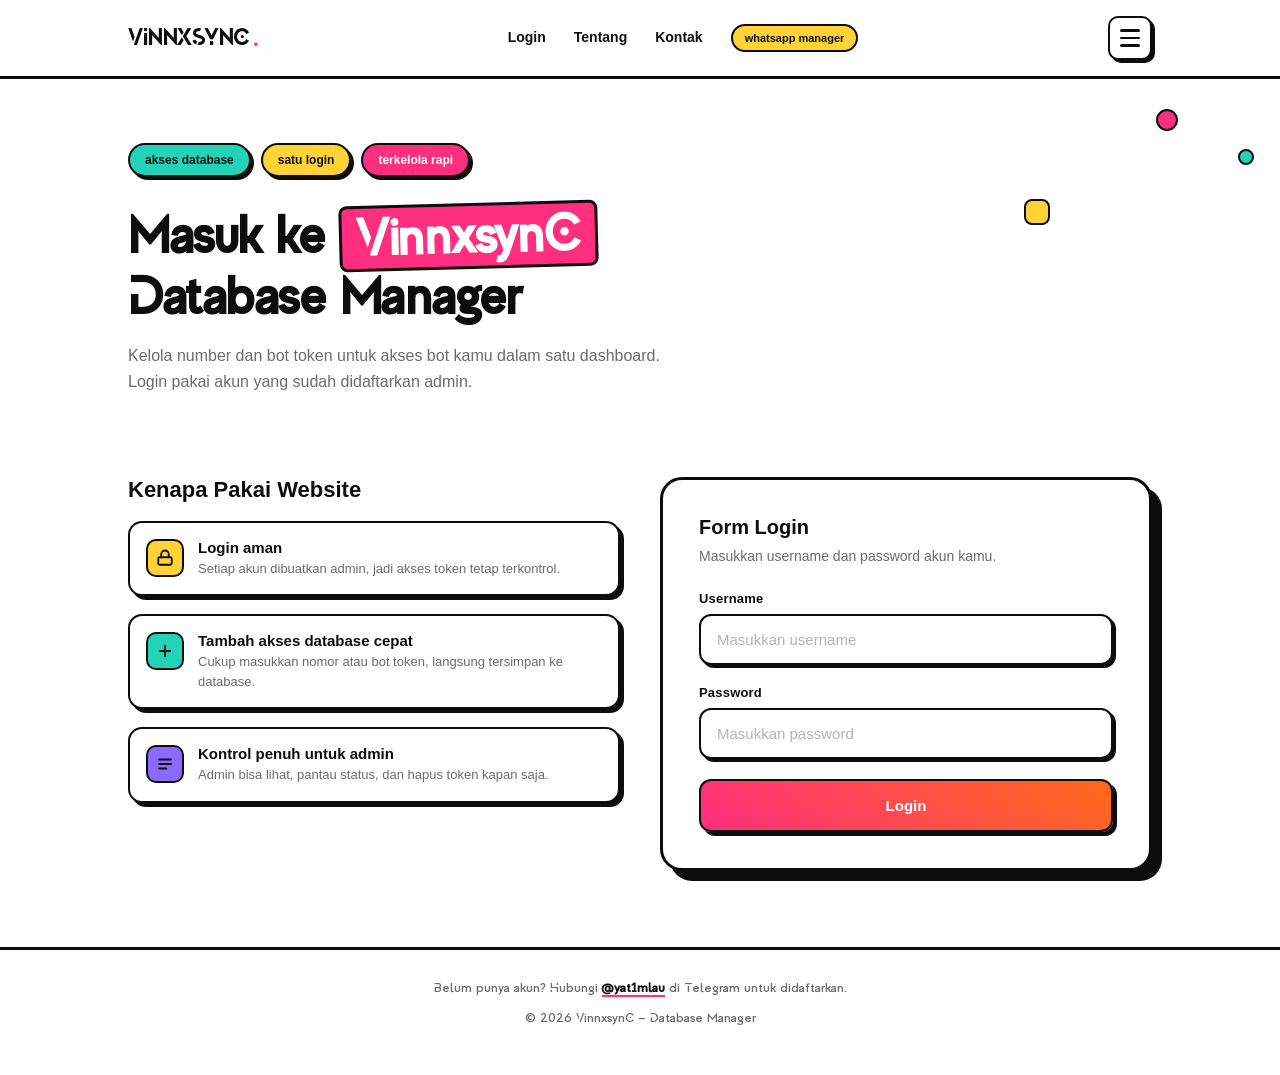
<file: index.html>
<!DOCTYPE html>
<html lang="id">
<head>
  <meta charset="UTF-8">
  <meta name="viewport" content="width=device-width, initial-scale=1.0">
  <title>Dashboard — VinnxsynC Token Manager</title>
  <link rel="stylesheet" href="assets/style.css">
</head>
<body>
<nav class="navbar">
    <div class="nav-inner">
      <a class="brand" href="index.html">VINNXSYNC<span>.</span></a>
      <div class="nav-links">
        <a href="index.html">Dashboard</a>
        <a href="https://t.me/yat1mlau" target="_blank" rel="noopener">Contact</a>
      </div>
      <button class="hamburger" id="hamburgerBtn" aria-label="Buka menu">
        <span></span><span></span><span></span>
      </button>
    </div>
  </nav>
<div class="backdrop" id="backdrop"></div>
  <aside class="drawer" id="drawer">
    <button class="drawer-close" id="drawerClose" aria-label="Tutup menu"></button>
    <div class="drawer-links">
      <div class="drawer-section">
        <h4 class="drawer-title" style="font-size:12px; text-transform:uppercase; color:var(--ink); opacity:0.5; margin:16px 0 8px 0; padding:0 16px;">Database Number</h4>
        
        <a href="whatsapp/add-number.html" class="drawer-item" style="display:flex; align-items:center; gap:12px; padding:12px 16px; text-decoration:none; color:var(--ink); border-left:3px solid transparent; transition:all 0.2s;">
          <div style="width:32px; height:32px; background:linear-gradient(135deg, #f59e0b 0%, #fbbf24 100%); border-radius:8px; display:flex; align-items:center; justify-content:center; color:#fff; font-weight:700; flex-shrink:0;">
            <svg viewBox="0 0 20 20" fill="currentColor" style="width:16px; height:16px;"><path d="M10.5 1.5H5.75A2.25 2.25 0 003.5 3.75v12.5A2.25 2.25 0 005.75 18.5h8.5a2.25 2.25 0 002.25-2.25V9M10.5 1.5v4m0-4h4.75M10.5 9.5H7m3.5 2.5H7m3.5 2.5H7"></path></svg>
          </div>
          <span style="font-weight:600; font-size:14px;">Add Number</span>
        </a>

        <a href="whatsapp/list-number.html" class="drawer-item" style="display:flex; align-items:center; gap:12px; padding:12px 16px; text-decoration:none; color:var(--ink); border-left:3px solid transparent; transition:all 0.2s;">
          <div style="width:32px; height:32px; background:linear-gradient(135deg, #14b8a6 0%, #06b6d4 100%); border-radius:8px; display:flex; align-items:center; justify-content:center; color:#fff; font-weight:700; flex-shrink:0;">
            <svg viewBox="0 0 20 20" fill="currentColor" style="width:16px; height:16px;"><path d="M3 4a1 1 0 011-1h12a1 1 0 011 1v2a1 1 0 01-1 1H4a1 1 0 01-1-1V4zm0 6a1 1 0 011-1h12a1 1 0 011 1v2a1 1 0 01-1 1H4a1 1 0 01-1-1v-2zm0 6a1 1 0 011-1h12a1 1 0 011 1v2a1 1 0 01-1 1H4a1 1 0 01-1-1v-2z"></path></svg>
          </div>
          <span style="font-weight:600; font-size:14px;">List Number</span>
        </a>

        <a href="whatsapp/delete-number.html" class="drawer-item" style="display:flex; align-items:center; gap:12px; padding:12px 16px; text-decoration:none; color:var(--ink); border-left:3px solid transparent; transition:all 0.2s;">
          <div style="width:32px; height:32px; background:linear-gradient(135deg, #ef4444 0%, #f87171 100%); border-radius:8px; display:flex; align-items:center; justify-content:center; color:#fff; font-weight:700; flex-shrink:0;">
            <svg viewBox="0 0 20 20" fill="currentColor" style="width:16px; height:16px;"><path fill-rule="evenodd" d="M9 2a1 1 0 00-.894.553L7.382 4H4a1 1 0 000 2v10a2 2 0 002 2h8a2 2 0 002-2V6a1 1 0 100-2h-3.382l-.724-1.447A1 1 0 0011 2H9zM7 8a1 1 0 012 0v6a1 1 0 11-2 0V8zm5-1a1 1 0 00-1 1v6a1 1 0 102 0V8a1 1 0 00-1-1z" clip-rule="evenodd"></path></svg>
          </div>
          <span style="font-weight:600; font-size:14px;">Delete Number</span>
        </a>
      </div>

      <div class="drawer-section" style="border-top:1px solid var(--light); margin-top:8px; padding-top:8px;">
        <h4 class="drawer-title" style="font-size:12px; text-transform:uppercase; color:var(--ink); opacity:0.5; margin:8px 0 8px 0; padding:0 16px;">Database Bot Token</h4>
        
        <a href="telegram/add-token.html" class="drawer-item" style="display:flex; align-items:center; gap:12px; padding:12px 16px; text-decoration:none; color:var(--ink); border-left:3px solid transparent; transition:all 0.2s;">
          <div style="width:32px; height:32px; background:linear-gradient(135deg, #8b5cf6 0%, #a78bfa 100%); border-radius:8px; display:flex; align-items:center; justify-content:center; color:#fff; font-weight:700; flex-shrink:0;">
            <svg viewBox="0 0 20 20" fill="currentColor" style="width:16px; height:16px;"><path d="M10.5 1.5H5.75A2.25 2.25 0 003.5 3.75v12.5A2.25 2.25 0 005.75 18.5h8.5a2.25 2.25 0 002.25-2.25V9M10.5 1.5v4m0-4h4.75M10.5 9.5H7m3.5 2.5H7m3.5 2.5H7"></path></svg>
          </div>
          <span style="font-weight:600; font-size:14px;">Add Token</span>
        </a>

        <a href="telegram/list-token.html" class="drawer-item" style="display:flex; align-items:center; gap:12px; padding:12px 16px; text-decoration:none; color:var(--ink); border-left:3px solid transparent; transition:all 0.2s;">
          <div style="width:32px; height:32px; background:linear-gradient(135deg, #06b6d4 0%, #0ea5e9 100%); border-radius:8px; display:flex; align-items:center; justify-content:center; color:#fff; font-weight:700; flex-shrink:0;">
            <svg viewBox="0 0 20 20" fill="currentColor" style="width:16px; height:16px;"><path d="M3 4a1 1 0 011-1h12a1 1 0 011 1v2a1 1 0 01-1 1H4a1 1 0 01-1-1V4zm0 6a1 1 0 011-1h12a1 1 0 011 1v2a1 1 0 01-1 1H4a1 1 0 01-1-1v-2zm0 6a1 1 0 011-1h12a1 1 0 011 1v2a1 1 0 01-1 1H4a1 1 0 01-1-1v-2z"></path></svg>
          </div>
          <span style="font-weight:600; font-size:14px;">List Token</span>
        </a>

        <a href="telegram/delete-token.html" class="drawer-item" style="display:flex; align-items:center; gap:12px; padding:12px 16px; text-decoration:none; color:var(--ink); border-left:3px solid transparent; transition:all 0.2s;">
          <div style="width:32px; height:32px; background:linear-gradient(135deg, #ec4899 0%, #f43f5e 100%); border-radius:8px; display:flex; align-items:center; justify-content:center; color:#fff; font-weight:700; flex-shrink:0;">
            <svg viewBox="0 0 20 20" fill="currentColor" style="width:16px; height:16px;"><path fill-rule="evenodd" d="M9 2a1 1 0 00-.894.553L7.382 4H4a1 1 0 000 2v10a2 2 0 002 2h8a2 2 0 002-2V6a1 1 0 100-2h-3.382l-.724-1.447A1 1 0 0011 2H9zM7 8a1 1 0 012 0v6a1 1 0 11-2 0V8zm5-1a1 1 0 00-1 1v6a1 1 0 102 0V8a1 1 0 00-1-1z" clip-rule="evenodd"></path></svg>
          </div>
          <span style="font-weight:600; font-size:14px;">Delete Token</span>
        </a>
      </div>

      <div style="border-top:1px solid var(--light); margin-top:12px; padding-top:12px;">
        <button class="linklike danger" onclick="logout()" style="width:100%; padding:12px 16px; text-align:left;">Logout</button>
      </div>
    </div>
    <p class="drawer-foot">7inxsynC Database Manager — kelola database dalam satu tempat.</p>
  </aside>
<header class="hero">
    <span class="deco circle" style="width:22px;height:22px;background:var(--teal);top:30px;right:8%;animation-delay:0.2s;"></span>
    <span class="deco square" style="width:26px;height:26px;background:var(--pink);top:120px;right:18%;animation-delay:1.1s;"></span>
    <span class="deco circle" style="width:16px;height:16px;background:var(--yellow);top:70px;right:2%;animation-delay:0.6s;"></span>
    <div class="container">
      <div class="pill-row reveal">
        <span class="pill teal">dashboard</span>
        <span class="pill">akses database</span>
      </div>
      <h1 class="title reveal">Kelola <span class="hi">database</span> akses bot</h1>
      <p class="subtitle reveal">Pilih menu di bawah untuk mengelola database bot dan akun.</p>
    </div>
  </header>

  <section class="section">
    <div class="container">
      <div class="topbar reveal">
        <span class="who">Masuk sebagai <b id="userDisplay">...</b></span>
        <span class="pill purple" id="roleDisplay">role</span>
      </div>

      <div class="menu-grid reveal">
        <a href="database/add-user.html" class="menu-card hidden" id="addUserCard">
          <div class="menu-icon" style="background: linear-gradient(135deg, #667eea 0%, #764ba2 100%); color:#fff;">
            <svg viewBox="0 0 24 24" fill="none" stroke="currentColor" stroke-width="2.4" stroke-linecap="round" stroke-linejoin="round"><path d="M16 21v-2a4 4 0 0 0-4-4H6a4 4 0 0 0-4 4v2"></path><circle cx="9" cy="7" r="4"></circle><path d="M19 8v6M22 11h-6"></path></svg>
          </div>
          <h3>Add User</h3>
          <p>Buat akun baru dengan username dan password.</p>
        </a>

        <a href="database/list-user.html" class="menu-card hidden" id="listUserCard">
          <div class="menu-icon" style="background: linear-gradient(135deg, #667eea 0%, #764ba2 100%); color:#fff;">
            <svg viewBox="0 0 24 24" fill="none" stroke="currentColor" stroke-width="2.4" stroke-linecap="round" stroke-linejoin="round"><path d="M17 21v-2a4 4 0 0 0-4-4H5a4 4 0 0 0-4 4v2"></path><circle cx="9" cy="7" r="4"></circle><path d="M23 21v-2a4 4 0 0 0-3-3.87"></path><path d="M16 3.13a4 4 0 0 1 0 7.75"></path></svg>
          </div>
          <h3>List User</h3>
          <p>Lihat daftar semua user yang terdaftar.</p>
        </a>

        <a href="database/delete-user.html" class="menu-card hidden" id="deleteUserCard">
          <div class="menu-icon" style="background: linear-gradient(135deg, #f093fb 0%, #f5576c 100%); color:#fff;">
            <svg viewBox="0 0 24 24" fill="none" stroke="currentColor" stroke-width="2.4" stroke-linecap="round" stroke-linejoin="round"><path d="M21 4H3m3 0v16a2 2 0 0 0 2 2h8a2 2 0 0 0 2-2V4m-9 5v6m4-6v6"></path></svg>
          </div>
          <h3>Delete User</h3>
          <p>Hapus akun user dari database.</p>
        </a>
      </div>
    </div>
  </section>

  <footer class="footer">
    <div class="container">
      © 2026 <a href="https://t.me/yat1mlau" target="_blank" rel="noopener">VinnxsynC</a> — Database Manager
    </div>
  </footer>

  <script src="assets/api.js"></script>
  <script src="assets/session.js"></script>
  <script src="assets/nav.js"></script>
  <script>
    const currentUser = requireLogin();

    if (currentUser) {
      document.getElementById('userDisplay').textContent = currentUser.username;
      document.getElementById('roleDisplay').textContent = currentUser.role.toUpperCase();

      ['addUserCard', 'listUserCard', 'deleteUserCard'].forEach(id => {
        const el = document.getElementById(id);
        if (el) el.classList.remove('hidden');
      });
    }
  </script>
</body>
</html>
</file>
<file: assets/style.css>
@font-face {
  font-family: 'TzX';
  src: url('TzX-Font.ttf') format('truetype');
  font-weight: normal;
  font-style: normal;
}

@import url('https://fonts.googleapis.com/css2?family=Space+Grotesk:wght@500;600;700&family=Space+Mono:wght@400;700&display=swap');

:root {
  --white: #ffffff;
  --ink: #0d0d0d;
  --pink: #ff2e7e;
  --orange: #ff6a1a;
  --yellow: #ffd336;
  --teal: #22d3b8;
  --purple: #8b6bff;
  --gray: #6b6b6b;

  --shadow-sm: 4px 4px 0 var(--ink);
  --shadow-md: 7px 7px 0 var(--ink);
  --shadow-lg: 10px 10px 0 var(--ink);
  --radius: 18px;
}

* { margin: 0; padding: 0; box-sizing: border-box; }

.hidden { display: none !important; }

html { scroll-behavior: smooth; }

body {
  font-family: 'Space Grotesk', sans-serif;
  background: var(--white);
  color: var(--ink);
  min-height: 100vh;
}

.container {
  max-width: 1080px;
  margin: 0 auto;
  padding: 0 28px;
}

.navbar {
  position: sticky;
  top: 0;
  z-index: 40;
  background: var(--white);
  border-bottom: 3px solid var(--ink);
}

.nav-inner {
  max-width: 1080px;
  margin: 0 auto;
  padding: 16px 28px;
  display: flex;
  align-items: center;
  justify-content: space-between;
}

.brand {
  font-family: 'TzX', sans-serif;
  font-weight: 700;
  font-size: 22px;
  letter-spacing: 0.5px;
  text-decoration: none;
  color: var(--ink);
  display: flex;
  align-items: center;
  gap: 2px;
}

.brand span { color: var(--pink); font-size: 26px; line-height: 0; }

.nav-links {
  display: flex;
  align-items: center;
  gap: 28px;
}

.nav-links a, .nav-links button.linklike {
  text-decoration: none;
  color: var(--ink);
  font-weight: 600;
  font-size: 14px;
  background: none;
  border: none;
  cursor: pointer;
  font-family: 'Space Grotesk', sans-serif;
  position: relative;
  padding-bottom: 2px;
}

.nav-links a::after, .nav-links button.linklike::after {
  content: '';
  position: absolute;
  left: 0; right: 0; bottom: -4px;
  height: 3px;
  background: var(--pink);
  transform: scaleX(0);
  transform-origin: left;
  transition: transform 0.25s ease;
}

.nav-links a:hover::after, .nav-links button.linklike:hover::after { transform: scaleX(1); }

.nav-tag {
  display: inline-flex;
  align-items: center;
  gap: 6px;
  font-size: 11px;
  font-weight: 700;
  padding: 6px 12px;
  border-radius: 999px;
  border: 2px solid var(--ink);
  background: var(--yellow);
}

.hamburger {
  width: 44px;
  height: 44px;
  border: 2.5px solid var(--ink);
  border-radius: 10px;
  background: var(--white);
  display: flex;
  flex-direction: column;
  align-items: center;
  justify-content: center;
  gap: 5px;
  cursor: pointer;
  box-shadow: 3px 3px 0 var(--ink);
  transition: transform 0.15s ease, box-shadow 0.15s ease;
}

.hamburger:hover { transform: translate(-1px, -1px); box-shadow: 4px 4px 0 var(--ink); }

.hamburger span {
  width: 20px;
  height: 2.5px;
  background: var(--ink);
  border-radius: 2px;
  transition: transform 0.28s ease, opacity 0.2s ease;
}

.hamburger.open span:nth-child(1) { transform: translateY(7.5px) rotate(45deg); }
.hamburger.open span:nth-child(2) { opacity: 0; }
.hamburger.open span:nth-child(3) { transform: translateY(-7.5px) rotate(-45deg); }

.backdrop {
  position: fixed;
  inset: 0;
  background: rgba(13, 13, 13, 0.35);
  z-index: 45;
  opacity: 0;
  pointer-events: none;
  transition: opacity 0.3s ease;
}

.backdrop.show { opacity: 1; pointer-events: auto; }

.drawer {
  position: fixed;
  top: 0;
  right: 0;
  height: 100vh;
  width: min(320px, 82vw);
  background: var(--white);
  border-left: 3px solid var(--ink);
  z-index: 50;
  transform: translateX(100%);
  transition: transform 0.35s cubic-bezier(.16,1,.3,1);
  display: flex;
  flex-direction: column;
  padding: 24px;
}

.drawer.open { transform: translateX(0); }

.drawer-close {
  align-self: flex-end;
  width: 38px; height: 38px;
  border: 2.5px solid var(--ink);
  border-radius: 10px;
  background: var(--pink);
  cursor: pointer;
  position: relative;
  margin-bottom: 30px;
}

.drawer-close::before, .drawer-close::after {
  content: '';
  position: absolute;
  top: 50%; left: 50%;
  width: 16px; height: 2.5px;
  background: var(--white);
  transform-origin: center;
}

.drawer-close::before { transform: translate(-50%, -50%) rotate(45deg); }
.drawer-close::after { transform: translate(-50%, -50%) rotate(-45deg); }

.drawer-links {
  display: flex;
  flex-direction: column;
  gap: 4px;
}

.drawer-links a, .drawer-links button.linklike {
  text-decoration: none;
  color: var(--ink);
  font-weight: 700;
  font-size: 17px;
  padding: 14px 4px;
  border-bottom: 2px solid #ececec;
  background: none;
  border-left: none; border-right: none; border-top: none;
  text-align: left;
  cursor: pointer;
  font-family: 'TzX', sans-serif;
  transition: padding-left 0.2s ease, color 0.2s ease;
  width: 100%;
}

.drawer-links a:hover, .drawer-links button.linklike:hover {
  padding-left: 12px;
  color: var(--pink);
}

.drawer-foot {
  margin-top: auto;
  font-size: 12px;
  color: var(--gray);
  font-family: 'TzX', sans-serif;
}

@media (max-width: 780px) {
  .nav-links { display: none; }
}

.hero {
  padding: 64px 0 40px;
  position: relative;
  overflow: hidden;
}

.hero .pill-row {
  display: flex;
  flex-wrap: wrap;
  gap: 10px;
  margin-bottom: 26px;
}

.pill {
  display: inline-flex;
  align-items: center;
  gap: 6px;
  font-size: 12px;
  font-weight: 700;
  padding: 8px 15px;
  border-radius: 999px;
  border: 2.5px solid var(--ink);
  background: var(--yellow);
  box-shadow: 3px 3px 0 var(--ink);
}

.pill.teal { background: var(--teal); }
.pill.purple { background: var(--purple); color: var(--white); }
.pill.pink { background: var(--pink); color: var(--white); }

h1.title {
  font-family: 'TzX', sans-serif;
  font-size: clamp(32px, 5vw, 52px);
  font-weight: 700;
  line-height: 1.08;
  margin-bottom: 18px;
  letter-spacing: -0.5px;
}

.title .hi {
  background: var(--pink);
  color: var(--white);
  padding: 2px 14px;
  border-radius: 8px;
  border: 3px solid var(--ink);
  display: inline-block;
  transform: rotate(-1.5deg);
}

.subtitle {
  color: var(--gray);
  font-size: 16px;
  max-width: 560px;
  margin-bottom: 6px;
  font-weight: 500;
  line-height: 1.6;
}

.section { padding: 36px 0; }

.split {
  display: grid;
  grid-template-columns: 1fr 1fr;
  gap: 40px;
  align-items: start;
}

@media (max-width: 860px) {
  .split { grid-template-columns: 1fr; }
}

.feature-list { display: flex; flex-direction: column; gap: 18px; margin-top: 8px; }

.feature-item {
  display: flex;
  gap: 14px;
  align-items: flex-start;
  padding: 16px;
  border: 2.5px solid var(--ink);
  border-radius: 14px;
  background: var(--white);
  box-shadow: 4px 4px 0 var(--ink);
  transition: transform 0.2s ease, box-shadow 0.2s ease;
}

.feature-item:hover { transform: translate(-3px, -3px); box-shadow: 7px 7px 0 var(--ink); }

.feature-icon {
  width: 38px; height: 38px;
  flex-shrink: 0;
  border-radius: 10px;
  border: 2.5px solid var(--ink);
  display: flex;
  align-items: center;
  justify-content: center;
}

.feature-icon svg { width: 18px; height: 18px; }

.feature-item h3 { font-size: 15px; margin-bottom: 3px; }
.feature-item p { font-size: 13px; color: var(--gray); line-height: 1.5; }

.card {
  background: var(--white);
  border: 3px solid var(--ink);
  border-radius: 22px;
  padding: 36px;
  box-shadow: var(--shadow-lg);
}

.field { margin-bottom: 20px; }

.field label {
  display: block;
  font-weight: 700;
  font-size: 13px;
  margin-bottom: 8px;
  letter-spacing: 0.2px;
}

.field input {
  width: 100%;
  padding: 15px 16px;
  border: 2.5px solid var(--ink);
  border-radius: 12px;
  background: var(--white);
  color: var(--ink);
  font-family: 'Space Grotesk', sans-serif;
  font-size: 15px;
  font-weight: 500;
  box-shadow: 3px 3px 0 var(--ink);
  transition: transform 0.15s ease, box-shadow 0.15s ease, background 0.15s ease;
}

.field input::placeholder { color: #b3b3b3; }

.field input:focus {
  outline: none;
  transform: translate(-2px, -2px);
  box-shadow: 5px 5px 0 var(--pink);
}

.btn {
  width: 100%;
  padding: 16px;
  border: 2.5px solid var(--ink);
  border-radius: 12px;
  font-family: 'Space Grotesk', sans-serif;
  font-size: 15px;
  font-weight: 700;
  cursor: pointer;
  background: var(--ink);
  color: var(--white);
  box-shadow: var(--shadow-sm);
  transition: transform 0.15s ease, box-shadow 0.15s ease, opacity 0.15s ease;
  display: inline-flex;
  align-items: center;
  justify-content: center;
  gap: 8px;
}

.btn:hover { transform: translate(-2px, -2px); box-shadow: 6px 6px 0 var(--ink); }
.btn:active { transform: translate(1px, 1px); box-shadow: 2px 2px 0 var(--ink); }
.btn:disabled { opacity: 0.5; cursor: not-allowed; transform: none; box-shadow: var(--shadow-sm); }

.btn.primary { background: linear-gradient(45deg, var(--pink), var(--orange)); color: #fff; border-color: var(--ink); }
.btn.ghost { background: var(--white); color: var(--ink); }
.btn.danger { background: var(--pink); color: #fff; }
.btn.small { width: auto; padding: 12px 22px; }

.row { display: flex; gap: 10px; }
.row .field { flex: 1; }

.spinner {
  width: 15px; height: 15px;
  border: 2.5px solid rgba(255,255,255,0.35);
  border-top-color: var(--white);
  border-radius: 50%;
  animation: spin 0.7s linear infinite;
  display: inline-block;
}

@keyframes spin { to { transform: rotate(360deg); } }

.msg {
  margin-top: 18px;
  padding: 14px 16px;
  border-radius: 10px;
  border: 2.5px solid var(--ink);
  font-size: 13px;
  font-weight: 700;
  display: none;
  opacity: 0;
  transform: translateY(-6px);
}

.msg.show {
  display: block;
  animation: msgIn 0.35s cubic-bezier(.16,1,.3,1) forwards;
}

@keyframes msgIn { to { opacity: 1; transform: translateY(0); } }

.msg.success { background: var(--teal); }
.msg.error { background: var(--pink); color: #fff; }
.msg.loading { background: var(--yellow); }

.footer {
  border-top: 3px solid var(--ink);
  padding: 30px 0 50px;
  text-align: center;
  font-size: 13px;
  color: var(--gray);
  font-weight: 500;
  margin-top: 40px;
  font-family: 'TzX', sans-serif;
}

.footer a {
  color: var(--ink);
  font-weight: 700;
  text-decoration: none;
  border-bottom: 2px solid var(--pink);
}

.topbar {
  display: flex;
  align-items: center;
  justify-content: space-between;
  gap: 12px;
  flex-wrap: wrap;
  background: var(--ink);
  color: var(--white);
  border: 3px solid var(--ink);
  border-radius: 16px;
  padding: 18px 22px;
  margin-bottom: 30px;
  box-shadow: var(--shadow-md) var(--teal);
}

.topbar .who { font-size: 15px; font-weight: 600; }
.topbar .who b { color: var(--yellow); font-weight: 700; }

.tabs { display: flex; gap: 10px; margin-bottom: 26px; }

.tab-btn {
  flex: 1;
  padding: 14px;
  border: 2.5px solid var(--ink);
  border-radius: 12px;
  background: var(--white);
  color: var(--ink);
  font-family: 'Space Grotesk', sans-serif;
  font-weight: 700;
  font-size: 14px;
  cursor: pointer;
  box-shadow: 3px 3px 0 var(--ink);
  transition: transform 0.15s ease, box-shadow 0.15s ease, background 0.15s ease, color 0.15s ease;
  display: inline-flex;
  align-items: center;
  justify-content: center;
  gap: 8px;
}

.tab-btn.active { background: linear-gradient(45deg, var(--pink), var(--orange)); color: #fff; }
.tab-btn:hover:not(.active) { transform: translate(-2px, -2px); box-shadow: 5px 5px 0 var(--ink); }
.tab-btn.hidden { display: none; }

.panel { display: none; }
.panel.active { display: block; animation: panelIn 0.4s cubic-bezier(.16,1,.3,1); }

@keyframes panelIn { from { opacity: 0; transform: translateY(10px); } to { opacity: 1; transform: translateY(0); } }

.list-head {
  display: flex;
  justify-content: space-between;
  align-items: center;
  margin-bottom: 18px;
}

.list-head h2 { font-size: 18px; font-weight: 700; }

.token-list {
  display: grid;
  grid-template-columns: repeat(2, 1fr);
  gap: 16px;
}

@media (max-width: 700px) {
  .token-list { grid-template-columns: 1fr; }
}

.token-item {
  background: var(--white);
  border: 2.5px solid var(--ink);
  border-radius: 14px;
  padding: 16px 18px;
  box-shadow: 4px 4px 0 var(--ink);
  transition: transform 0.2s ease, box-shadow 0.2s ease;
  animation: cardPop 0.4s cubic-bezier(.16,1,.3,1) backwards;
}

.token-item:hover { transform: translate(-3px, -3px); box-shadow: 7px 7px 0 var(--ink); }

@keyframes cardPop { from { opacity: 0; transform: scale(0.94) translateY(8px); } to { opacity: 1; transform: scale(1) translateY(0); } }

.token-item .top-row {
  display: flex;
  justify-content: space-between;
  align-items: center;
  margin-bottom: 10px;
}

.token-item .uname {
  font-weight: 700;
  font-size: 14px;
  color: var(--ink);
  background: var(--orange);
  padding: 4px 12px;
  border-radius: 8px;
  border: 2px solid var(--ink);
}

.token-item .del {
  background: var(--pink);
  border: 2px solid var(--ink);
  color: #fff;
  width: 32px;
  height: 32px;
  border-radius: 8px;
  cursor: pointer;
  font-weight: 700;
  font-size: 14px;
  box-shadow: 2px 2px 0 var(--ink);
  transition: transform 0.15s ease, box-shadow 0.15s ease;
  position: relative;
}

.token-item .del::before, .token-item .del::after {
  content: '';
  position: absolute;
  top: 50%; left: 50%;
  width: 13px; height: 2px;
  background: #fff;
}

.token-item .del::before { transform: translate(-50%, -50%) rotate(45deg); }
.token-item .del::after { transform: translate(-50%, -50%) rotate(-45deg); }

.token-item .del:hover { transform: translate(-1px, -1px); box-shadow: 3px 3px 0 var(--ink); }

.token-item .tok {
  font-family: 'Space Mono', monospace;
  font-size: 11.5px;
  color: #444;
  word-break: break-all;
  background: #fafafa;
  border: 2px solid var(--ink);
  border-radius: 8px;
  padding: 9px 10px;
  margin-bottom: 10px;
}

.token-item .meta {
  display: flex;
  justify-content: space-between;
  font-size: 11px;
  color: var(--gray);
  font-weight: 500;
}

.status-dot { display: inline-flex; align-items: center; gap: 5px; font-weight: 700; }
.status-dot::before { content: ''; width: 8px; height: 8px; border-radius: 50%; background: var(--teal); border: 1.5px solid var(--ink); }
.status-dot.off::before { background: var(--pink); }

.empty-state, .loading-state {
  grid-column: 1 / -1;
  text-align: center;
  padding: 36px 10px;
  font-weight: 600;
  color: var(--gray);
  border: 2.5px dashed var(--ink);
  border-radius: 14px;
}

.loading-state { display: flex; align-items: center; justify-content: center; gap: 10px; }
.loading-state .spinner { border-color: rgba(13,13,13,0.15); border-top-color: var(--ink); }

.menu-grid {
  display: grid;
  grid-template-columns: repeat(2, 1fr);
  gap: 18px;
}

@media (max-width: 700px) {
  .menu-grid { grid-template-columns: 1fr; }
}

.menu-card {
  display: flex;
  flex-direction: column;
  gap: 12px;
  padding: 22px;
  border: 2.5px solid var(--ink);
  border-radius: 16px;
  background: var(--white);
  box-shadow: var(--shadow-sm);
  text-decoration: none;
  color: var(--ink);
  transition: transform 0.2s ease, box-shadow 0.2s ease;
}

.menu-card:hover { transform: translate(-3px, -3px); box-shadow: var(--shadow-md); }

.menu-card .menu-icon {
  width: 44px; height: 44px;
  border-radius: 12px;
  border: 2.5px solid var(--ink);
  display: flex;
  align-items: center;
  justify-content: center;
}

.menu-card .menu-icon svg { width: 20px; height: 20px; }

.menu-card h3 { font-family: 'TzX', sans-serif; font-size: 16px; font-weight: 700; }
.menu-card p { font-size: 13px; color: var(--gray); line-height: 1.5; }

.drawer-links a.danger, .drawer-links button.linklike.danger { color: var(--pink); }

.back-link {
  display: inline-flex;
  align-items: center;
  gap: 6px;
  font-size: 13px;
  font-weight: 700;
  text-decoration: none;
  color: var(--ink);
  margin-bottom: 20px;
  border-bottom: 2px solid var(--ink);
  padding-bottom: 2px;
}

.back-link:hover { color: var(--pink); border-color: var(--pink); }

.reveal {
  opacity: 0;
  transform: translateY(28px);
  transition: opacity 0.7s cubic-bezier(.16,1,.3,1), transform 0.7s cubic-bezier(.16,1,.3,1);
}

.reveal.in { opacity: 1; transform: translateY(0); }

.deco {
  position: absolute;
  border: 2.5px solid var(--ink);
  animation: floaty 5s ease-in-out infinite;
}

.deco.circle { border-radius: 50%; }
.deco.square { border-radius: 8px; }

@keyframes floaty {
  0%, 100% { transform: translateY(0) rotate(0deg); }
  50% { transform: translateY(-14px) rotate(8deg); }
}

.icon { width: 16px; height: 16px; flex-shrink: 0; vertical-align: -3px; }

@media (max-width: 480px) {
  .card { padding: 24px; }
  .row { flex-direction: column; }
  .topbar { flex-direction: column; align-items: flex-start; gap: 10px; }
}
</file>
